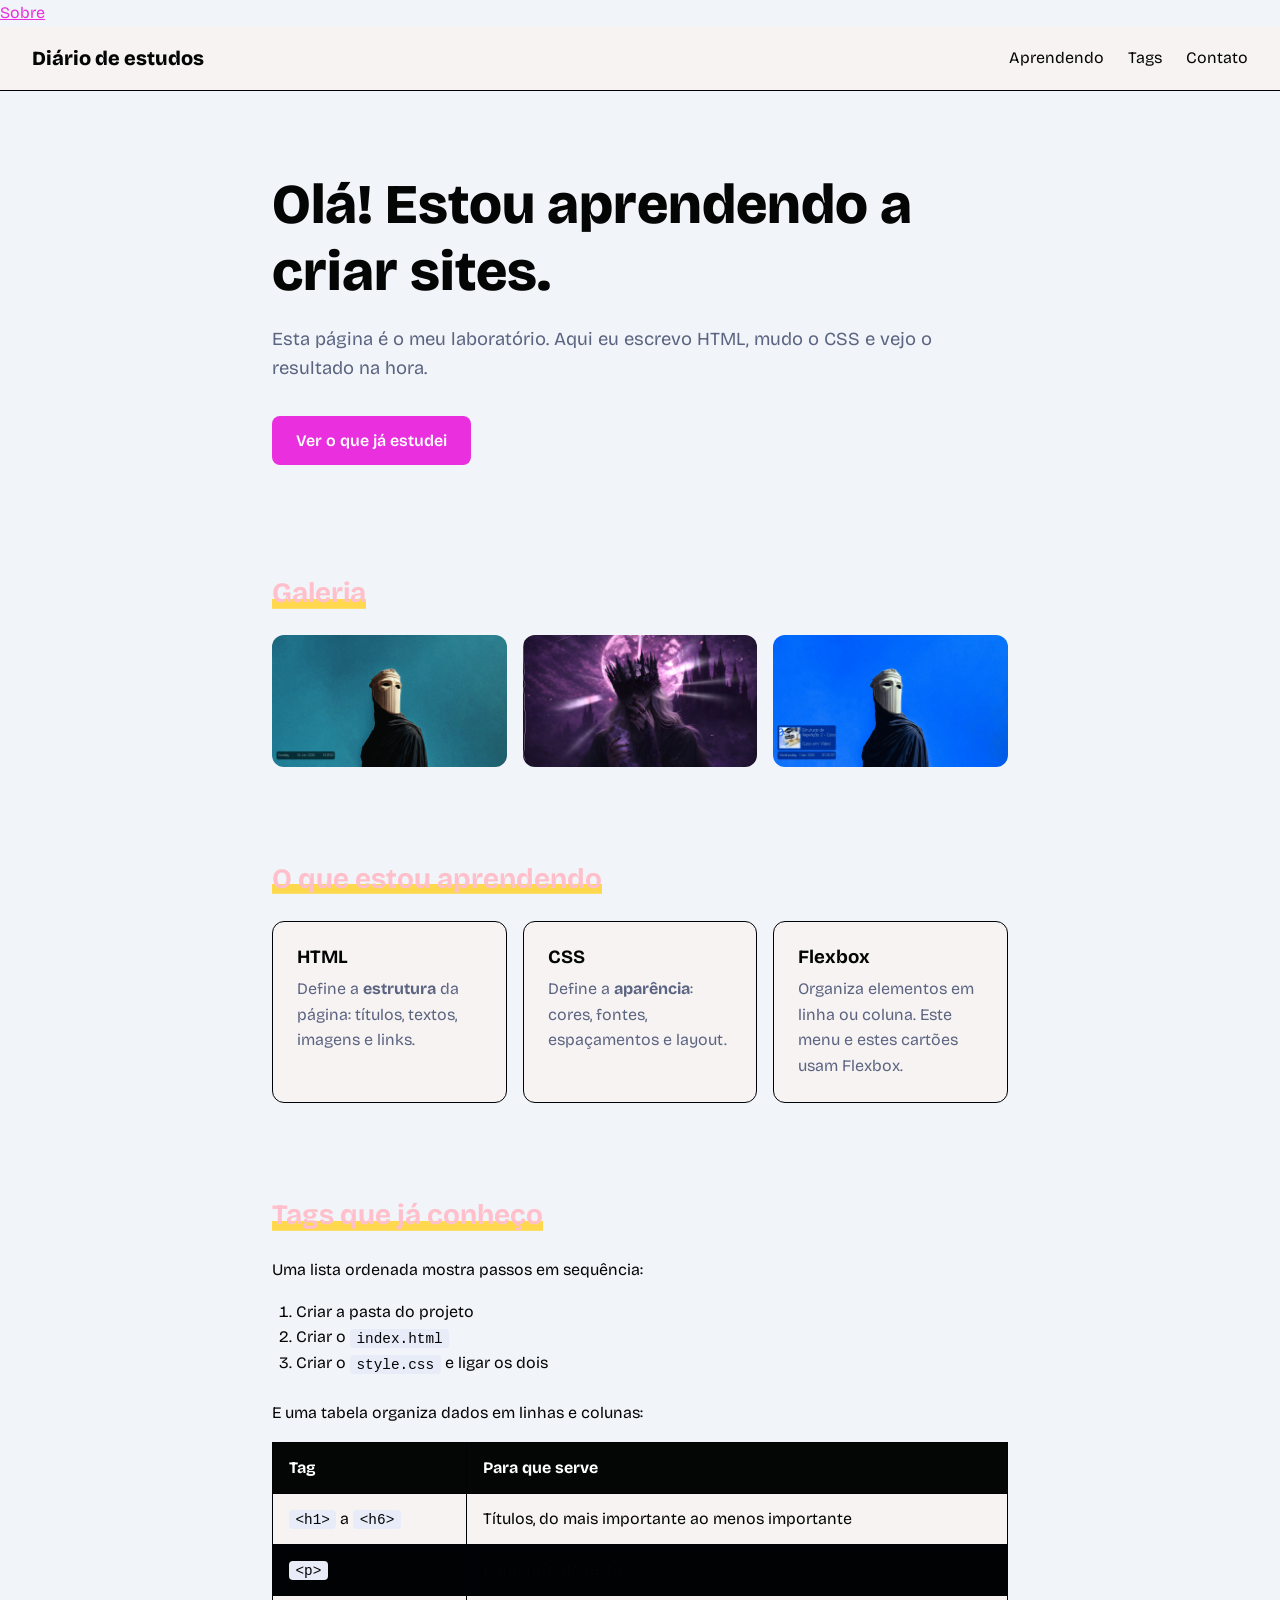
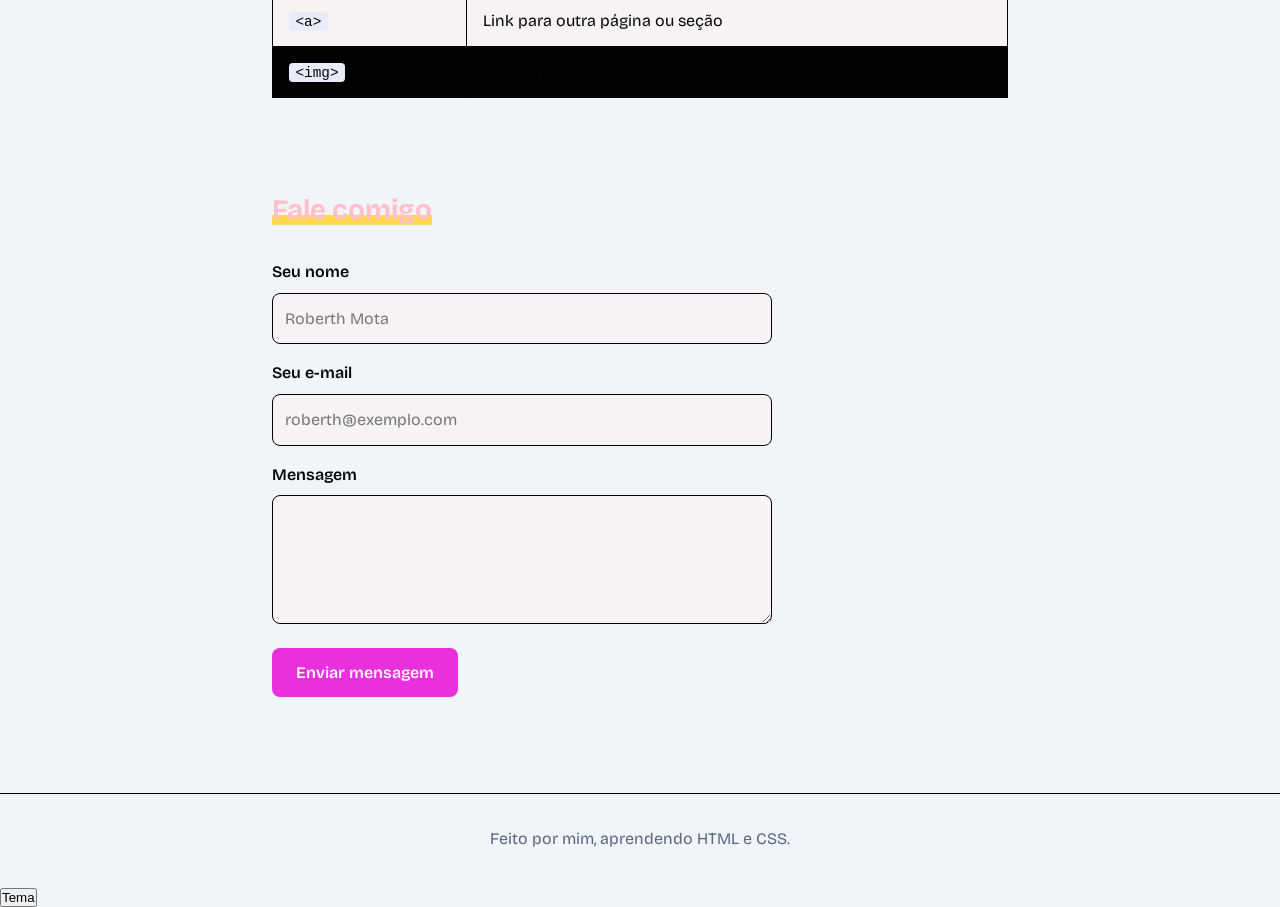
<file: projeto.motta/index.html>
<!DOCTYPE html>
<!-- Diz ao navegador que este é um documento HTML5 -->
<html lang="pt-BR">
<head>
  <!-- O <head> guarda informações sobre a página. Nada aqui aparece na tela. -->
  <meta charset="UTF-8">
  <!-- Faz o site se ajustar bem em celulares -->
  <meta name="viewport" content="width=device-width, initial-scale=1.0">
  <title>Meu diário de estudos</title>

  <!-- Fonte do Google Fonts (opcional). Se não carregar, o navegador usa a fonte reserva do CSS. -->
  <link rel="preconnect" href="https://fonts.googleapis.com">
  <link rel="preconnect" href="https://fonts.gstatic.com" crossorigin>
  <link href="https://fonts.googleapis.com/css2?family=Bricolage+Grotesque:wght@400;600;800&display=swap" rel="stylesheet">

  <a href="sobre.html">Sobre</a>

  <!-- Conecta o arquivo de estilos. Ele precisa estar na mesma pasta deste arquivo. -->
  <link rel="stylesheet" href="style.css">
</head>

<body>
  <!-- O <body> guarda tudo o que aparece na página. -->

  



  <!-- CABEÇALHO: logo + menu de navegação -->
  <header class="cabecalho">
    <a class="logo" href="#inicio">Diário de estudos</a>
    <nav>
      <ul class="menu">
        <!-- href="#id" leva a página até o elemento que tem aquele id -->
        <li><a href="#aprendendo">Aprendendo</a></li>
        <li><a href="#tags">Tags</a></li>
        <li><a href="#contato">Contato</a></li>
      </ul>
    </nav>
  </header>

  <!-- <main> é o conteúdo principal da página -->
  <main>

    <!-- SEÇÃO 1: apresentação -->
    <section id="inicio" class="apresentacao">
      <h1>Olá! Estou aprendendo a criar sites.</h1>
      <p>
        Esta página é o meu laboratório. Aqui eu escrevo HTML, mudo o CSS
        e vejo o resultado na hora.
      </p>
      <a class="botao" href="#aprendendo">Ver o que já estudei</a>
    </section>

    <section class="secao">
  <h2>Galeria</h2>
  <div class="galeria">
    <img src="WallpaperEngineOverride_randomBXQUML.jpg" alt="wallpaper 1">
    <img src="WallpaperEngineOverride_randomKIUHWD.jpg" alt="wallpaper 2">
    <img src="WallpaperEngineOverride_randomKLEQNB.jpg" alt="wallpaper 3">
  </div>
</section>


    <!-- SEÇÃO 2: cartões com o que estou aprendendo -->
    <section id="aprendendo" class="secao">
      <h2>O que estou aprendendo</h2>

      <div class="cartoes">
        <!-- <article> é um bloco de conteúdo independente -->
        <article class="cartao">
          <h3>HTML</h3>
          <p>Define a <strong>estrutura</strong> da página: títulos, textos, imagens e links.</p>
        </article>

        <article class="cartao">
          <h3>CSS</h3>
          <p>Define a <strong>aparência</strong>: cores, fontes, espaçamentos e layout.</p>
        </article>

        <article class="cartao">
          <h3>Flexbox</h3>
          <p>Organiza elementos em linha ou coluna. Este menu e estes cartões usam Flexbox.</p>
        </article>
      </div>
    </section>

    <!-- SEÇÃO 3: listas e tabela -->
    <section id="tags" class="secao">
      <h2>Tags que já conheço</h2>

      <p>Uma lista ordenada mostra passos em sequência:</p>
      <ol>
        <li>Criar a pasta do projeto</li>
        <li>Criar o <code>index.html</code></li>
        <li>Criar o <code>style.css</code> e ligar os dois</li>
      </ol>

      <p>E uma tabela organiza dados em linhas e colunas:</p>
      <table>
        <thead>
          <tr>
            <th>Tag</th>
            <th>Para que serve</th>
          </tr>
        </thead>
        <tbody>
          <tr>
            <td><code>&lt;h1&gt;</code> a <code>&lt;h6&gt;</code></td>
            <td>Títulos, do mais importante ao menos importante</td>
          </tr>
          <tr>
            <td><code>&lt;p&gt;</code></td>
            <td>Parágrafo de texto</td>
          </tr>
          <tr>
            <td><code>&lt;a&gt;</code></td>
            <td>Link para outra página ou seção</td>
          </tr>
          <tr>
            <td><code>&lt;img&gt;</code></td>
            <td>Imagem</td>
          </tr>
        </tbody>
      </table>
    </section>

    <!-- SEÇÃO 4: formulário -->
    <section id="contato" class="secao">
      <h2>Fale comigo</h2>

      <form class="formulario">
        <!-- O "for" do label deve ser igual ao "id" do campo -->
        <label for="nome">Seu nome</label>
        <input type="text" id="nome" name="nome" placeholder="Roberth Mota">

        <label for="email">Seu e-mail</label>
        <input type="email" id="email" name="email" placeholder="roberth@exemplo.com">

        <label for="mensagem">Mensagem</label>
        <textarea id="mensagem" name="mensagem" rows="4"></textarea>

        <button type="submit" class="botao">Enviar mensagem</button>
      </form>
    </section>

  </main>

  <!-- RODAPÉ -->
  <footer class="rodape">
    <p>Feito por mim, aprendendo HTML e CSS.</p>
  </footer>

  <button onclick="document.body.classList.toggle('escuro')">Tema</button>

</body>
</html>
</file>
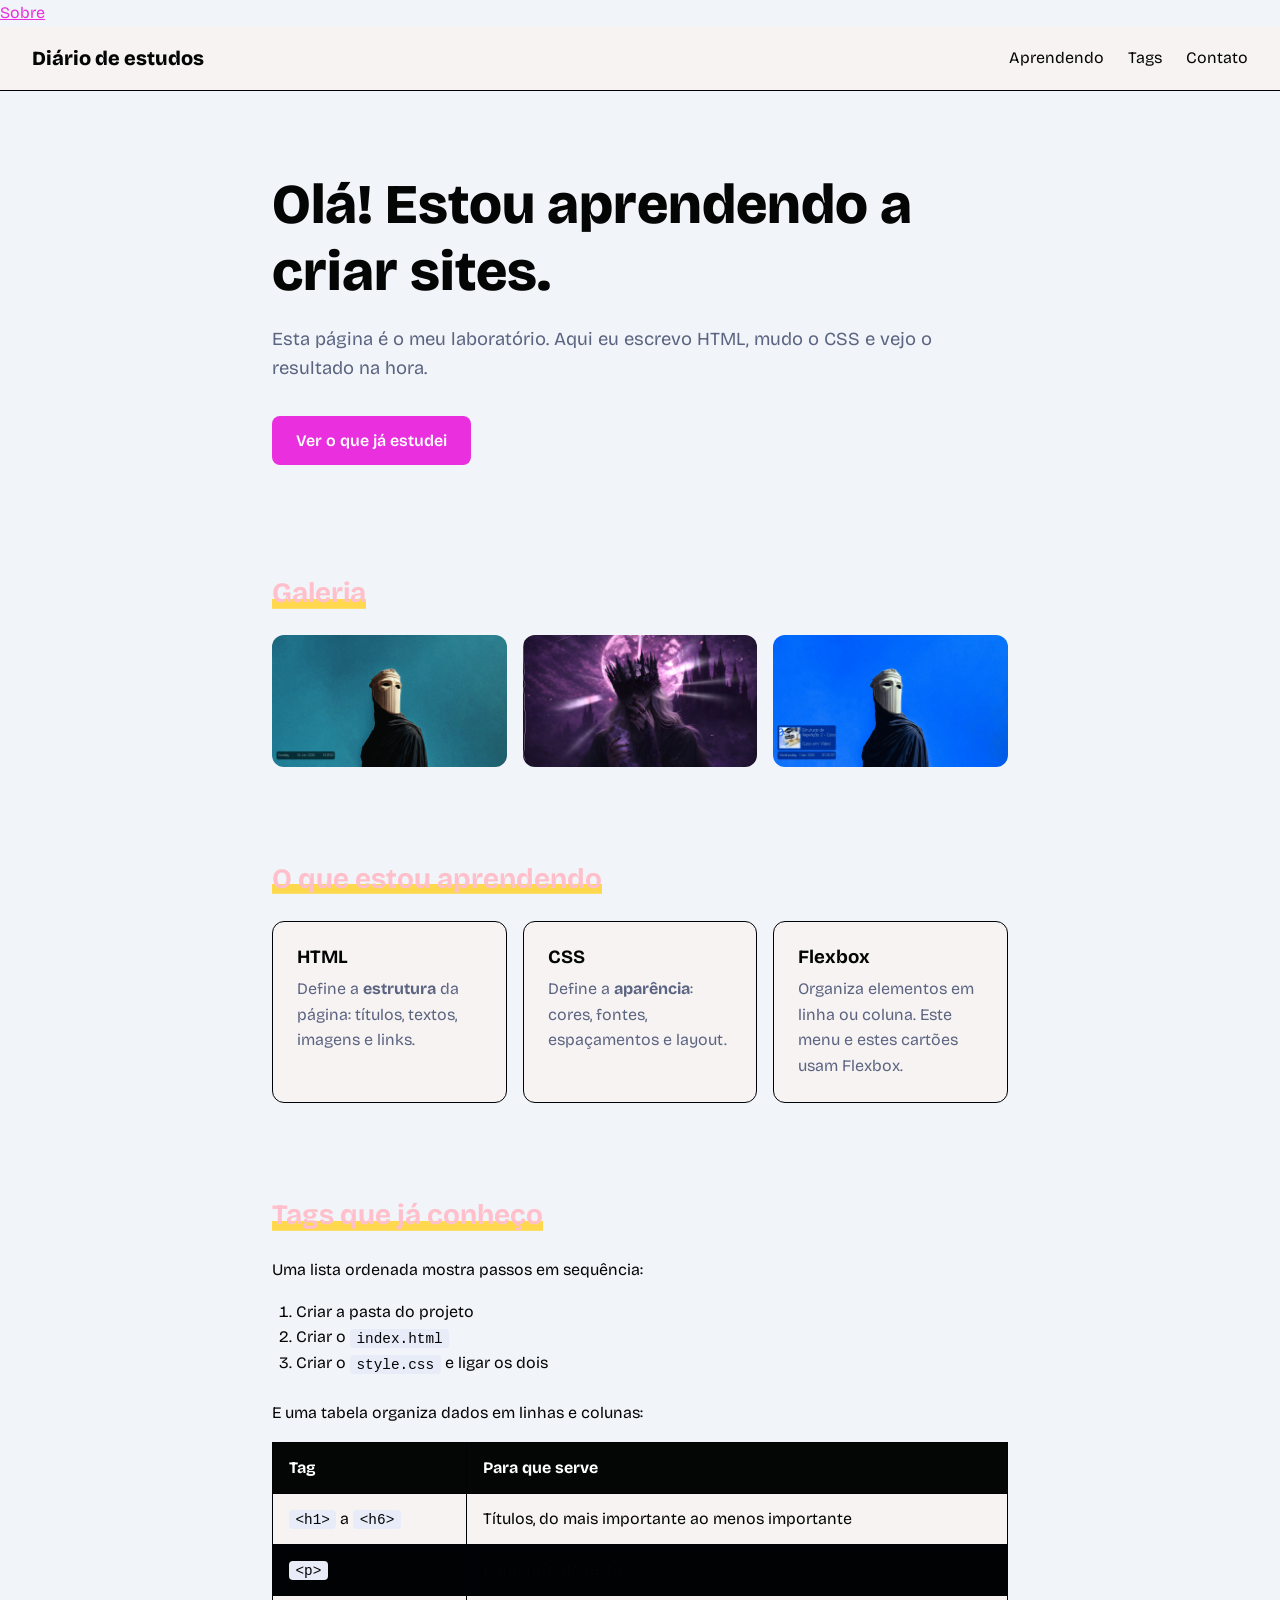
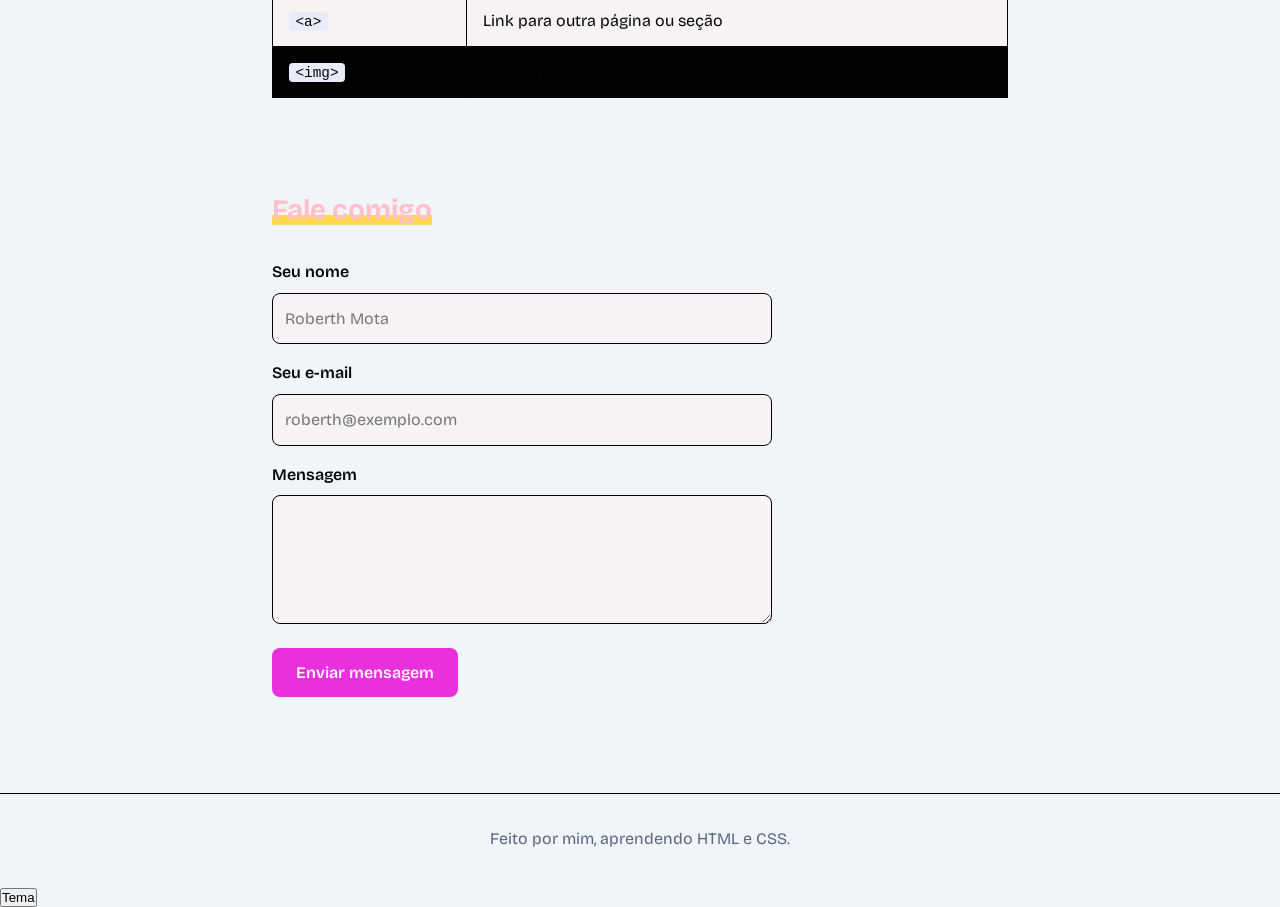
<file: projeto.motta/sobre.html>
<!DOCTYPE html>
<!-- Diz ao navegador que este é um documento HTML5 -->
<html lang="pt-BR">
<head>
  <!-- O <head> guarda informações sobre a página. Nada aqui aparece na tela. -->
  <meta charset="UTF-8">
  <!-- Faz o site se ajustar bem em celulares -->
  <meta name="viewport" content="width=device-width, initial-scale=1.0">
  <title>Meu diário de estudos</title>

  <!-- Fonte do Google Fonts (opcional). Se não carregar, o navegador usa a fonte reserva do CSS. -->
  <link rel="preconnect" href="https://fonts.googleapis.com">
  <link rel="preconnect" href="https://fonts.gstatic.com" crossorigin>
  <link href="https://fonts.googleapis.com/css2?family=Bricolage+Grotesque:wght@400;600;800&display=swap" rel="stylesheet">

  <a href="sobre.html">Sobre</a>


  <!-- Conecta o arquivo de estilos. Ele precisa estar na mesma pasta deste arquivo. -->
  <link rel="stylesheet" href="style.css">
</head>

<body>
  <!-- O <body> guarda tudo o que aparece na página. -->

  



  <!-- CABEÇALHO: logo + menu de navegação -->
  <header class="cabecalho">
    <a class="logo" href="#inicio">Diário de estudos</a>
    <nav>
      <ul class="menu">
        <!-- href="#id" leva a página até o elemento que tem aquele id -->
        <li><a href="#aprendendo">Aprendendo</a></li>
        <li><a href="#tags">Tags</a></li>
        <li><a href="#contato">Contato</a></li>
      </ul>
    </nav>
  </header>

  <!-- <main> é o conteúdo principal da página -->
  <main>

    <!-- SEÇÃO 1: apresentação -->
    <section id="inicio" class="apresentacao">
      <h1>Olá! Estou aprendendo a criar sites.</h1>
      <p>
        Esta página é o meu laboratório. Aqui eu escrevo HTML, mudo o CSS
        e vejo o resultado na hora.
      </p>
      <a class="botao" href="#aprendendo">Ver o que já estudei</a>
    </section>

    <section class="secao">
  <h2>Galeria</h2>
  <div class="galeria">
    <img src="WallpaperEngineOverride_randomBXQUML.jpg" alt="wallpaper 1">
    <img src="WallpaperEngineOverride_randomKIUHWD.jpg" alt="wallpaper 2">
    <img src="WallpaperEngineOverride_randomKLEQNB.jpg" alt="wallpaper 3">
  </div>
</section>


    <!-- SEÇÃO 2: cartões com o que estou aprendendo -->
    <section id="aprendendo" class="secao">
      <h2>O que estou aprendendo</h2>

      <div class="cartoes">
        <!-- <article> é um bloco de conteúdo independente -->
        <article class="cartao">
          <h3>HTML</h3>
          <p>Define a <strong>estrutura</strong> da página: títulos, textos, imagens e links.</p>
        </article>

        <article class="cartao">
          <h3>CSS</h3>
          <p>Define a <strong>aparência</strong>: cores, fontes, espaçamentos e layout.</p>
        </article>

        <article class="cartao">
          <h3>Flexbox</h3>
          <p>Organiza elementos em linha ou coluna. Este menu e estes cartões usam Flexbox.</p>
        </article>
      </div>
    </section>

    <!-- SEÇÃO 3: listas e tabela -->
    <section id="tags" class="secao">
      <h2>Tags que já conheço</h2>

      <p>Uma lista ordenada mostra passos em sequência:</p>
      <ol>
        <li>Criar a pasta do projeto</li>
        <li>Criar o <code>index.html</code></li>
        <li>Criar o <code>style.css</code> e ligar os dois</li>
      </ol>

      <p>E uma tabela organiza dados em linhas e colunas:</p>
      <table>
        <thead>
          <tr>
            <th>Tag</th>
            <th>Para que serve</th>
          </tr>
        </thead>
        <tbody>
          <tr>
            <td><code>&lt;h1&gt;</code> a <code>&lt;h6&gt;</code></td>
            <td>Títulos, do mais importante ao menos importante</td>
          </tr>
          <tr>
            <td><code>&lt;p&gt;</code></td>
            <td>Parágrafo de texto</td>
          </tr>
          <tr>
            <td><code>&lt;a&gt;</code></td>
            <td>Link para outra página ou seção</td>
          </tr>
          <tr>
            <td><code>&lt;img&gt;</code></td>
            <td>Imagem</td>
          </tr>
        </tbody>
      </table>
    </section>

    <!-- SEÇÃO 4: formulário -->
    <section id="contato" class="secao">
      <h2>Fale comigo</h2>

      <form class="formulario">
        <!-- O "for" do label deve ser igual ao "id" do campo -->
        <label for="nome">Seu nome</label>
        <input type="text" id="nome" name="nome" placeholder="Roberth Mota">

        <label for="email">Seu e-mail</label>
        <input type="email" id="email" name="email" placeholder="roberth@exemplo.com">

        <label for="mensagem">Mensagem</label>
        <textarea id="mensagem" name="mensagem" rows="4"></textarea>

        <button type="submit" class="botao">Enviar mensagem</button>
      </form>
    </section>

  </main>

  <!-- RODAPÉ -->
  <footer class="rodape">
    <p>Feito por mim, aprendendo HTML e CSS.</p>
  </footer>

  <button onclick="document.body.classList.toggle('escuro')">Tema</button>

</body>
</html>
</file>
<file: projeto.motta/style.css>
/* ==========================================================
   1. VARIÁVEIS
   Guardamos as cores num só lugar. Mude aqui e o site inteiro muda.
   Experimente trocar --cor-destaque por outra cor!
   ========================================================== */
:root {
  --cor-fundo: #f1f4f8;
  --cor-texto: #040505;
  --cor-suave: #5b6480;
  --cor-destaque: #ea2fde;
  --cor-marca: #ffd84d;
  --cor-cartao: #f7f3f3;
  --cor-borda: #010206;
}

/* ==========================================================
   2. RESET E BASE
   Regras que valem para a página toda.
   ========================================================== */
* {
  box-sizing: border-box; /* padding e borda passam a contar dentro da largura */
  margin: 0;
  padding: 0;
}

html {
  scroll-behavior: smooth; /* rolagem suave ao clicar nos links do menu */
}

body {
  font-family: "Bricolage Grotesque", system-ui, sans-serif; /* fonte + reserva */
  background: var(--cor-fundo);
  color: var(--cor-texto);
  line-height: 1.6;
}

h2 {
  color: pink;
}

h1, h2, h3 {
  line-height: 1.2;
}

p {
  max-width: 65ch; /* linhas de texto não ficam longas demais */
  margin-bottom: 1rem;
}

a {
  color: var(--cor-destaque);
}

/* ==========================================================
   3. CABEÇALHO E MENU
   display: flex coloca os filhos lado a lado.
   ========================================================== */
.cabecalho {
  display: flex;
  justify-content: space-between; /* logo à esquerda, menu à direita */
  align-items: center;
  flex-wrap: wrap;
  gap: 1rem;
  padding: 1rem 2rem;
  background: var(--cor-cartao);
  border-bottom: 1px solid var(--cor-borda);
  
}

.logo {
  font-weight: 800;
  font-size: 1.25rem;
  color: var(--cor-texto);
  text-decoration: none;
}

.menu {
  display: flex;
  gap: 1.5rem;
  list-style: none; /* tira as bolinhas da lista */
}

.menu a {
  color: var(--cor-texto);
  text-decoration: none;
  padding-bottom: 2px;
  border-bottom: 2px solid transparent;
}

/* :hover = quando o mouse está em cima */
.menu a:hover {
  border-bottom-color: var(--cor-destaque);
}

/* ==========================================================
   4. APRESENTAÇÃO (primeira seção)
   ========================================================== */
.apresentacao {
  max-width: 800px;
  margin: 0 auto;
  padding: 5rem 2rem 4rem;
}

.apresentacao h1 {
  font-size: clamp(2rem, 6vw, 3.5rem); /* cresce e diminui com a tela */
  font-weight: 800;
  margin-bottom: 1.25rem;
}

.apresentacao p {
  font-size: 1.15rem;
  color: var(--cor-suave);
  margin-bottom: 2rem;
}

/* ==========================================================
   5. BOTÃO
   Usado no link da apresentação e no botão do formulário.
   ========================================================== */
.botao {
  display: inline-block;
  padding: 0.75rem 1.5rem;
  background: var(--cor-destaque);
  color: #ffffff;
  font: inherit;
  font-weight: 600;
  text-decoration: none;
  border: none;
  border-radius: 8px;
  cursor: pointer;
  transition: background 0.2s; /* a troca de cor acontece suavemente */
}

.botao:hover {
  background: #1f44c4;
}

/* ==========================================================
   6. SEÇÕES E CARTÕES
   ========================================================== */
.secao {
  max-width: 800px;
  margin: 0 auto;
  padding: 3rem 2rem;
}

.secao h2 {
  font-size: 1.75rem;
  margin-bottom: 1.5rem;
  /* sublinhado amarelo feito só com gradiente de fundo */
  display: inline-block;
  background: linear-gradient(var(--cor-marca), var(--cor-marca)) no-repeat 0 90% / 100% 0.35em;
}

.cartoes {
  display: flex;
  gap: 1rem;
  flex-wrap: wrap; /* em telas pequenas os cartões descem para a linha de baixo */
}

.cartao {
  flex: 1 1 200px; /* cresce, encolhe, e tem largura ideal de 200px */
  padding: 1.5rem;
  background: var(--cor-cartao);
  border: 1px solid var(--cor-borda);
  border-radius: 12px;
 
}

.cartao h3 {
  margin-bottom: 0.5rem;
}

.cartao p {
  margin-bottom: 0;
  color: var(--cor-suave);
}

/* ==========================================================
   7. LISTA, CÓDIGO E TABELA
   ========================================================== */
ol {
  margin: 0 0 1.5rem 1.5rem;
}

code {
  padding: 0.1rem 0.4rem;
  background: #e8ecf8;
  border-radius: 4px;
  font-family: Consolas, monospace;
  font-size: 0.9em;
}

table {
  width: 100%;
  border-collapse: collapse; /* junta as bordas das células */
  background: var(--cor-cartao);
}

th, td {
  padding: 0.75rem 1rem;
  text-align: left;
  border: 1px solid var(--cor-borda);
}

th {
  background: var(--cor-texto);
  color: #ffffff;
}

/* ==========================================================
   8. FORMULÁRIO
   ========================================================== */
.formulario {
  display: flex;
  flex-direction: column; /* empilha os campos um embaixo do outro */
  gap: 0.5rem;
  max-width: 500px;
}

.formulario label {
  font-weight: 600;
  margin-top: 0.5rem;
}

.formulario input,
.formulario textarea {
  padding: 0.75rem;
  font: inherit;
  border: 1px solid var(--cor-borda);
  border-radius: 8px;
  background: var(--cor-cartao);
}

.formulario button {
  margin-top: 1rem;
  align-self: flex-start;
}

/* :focus = quando o campo está selecionado. Importante para quem usa o teclado. */
input:focus,
textarea:focus,
a:focus-visible,
button:focus-visible {
  outline: 3px solid var(--cor-marca);
  outline-offset: 2px;
}

/* ==========================================================
   9. RODAPÉ
   ========================================================== */
.rodape {
  margin-top: 3rem;
  padding: 2rem;
  text-align: center;
  color: var(--cor-suave);
  border-top: 1px solid var(--cor-borda);
}

.rodape p {
  margin: 0 auto;
}

/* ==========================================================
   10. RESPONSIVIDADE
   Estas regras só valem quando a tela tem 600px ou menos (celulares).
   ========================================================== */
@media (max-width: 600px) {
  .cabecalho {
    padding: 1rem;
  }

  .apresentacao {
    padding-top: 3rem;
  }

  .secao {
    padding: 2rem 1rem;
  }
}

.cartao {
  transition: transform 0.2s;
}
.cartao:hover {
  transform: translateY(-4px);
}

.cabecalho {
  position: sticky;
  top: 0;
}

tbody tr:nth-child(even) {
  background: #010204;
}

.galeria {
  display: grid;
  grid-template-columns: repeat(auto-fit, minmax(200px, 1fr));
  gap: 1rem;
}
.galeria img {
  width: 100%;
  border-radius: 12px;
}
</file>
